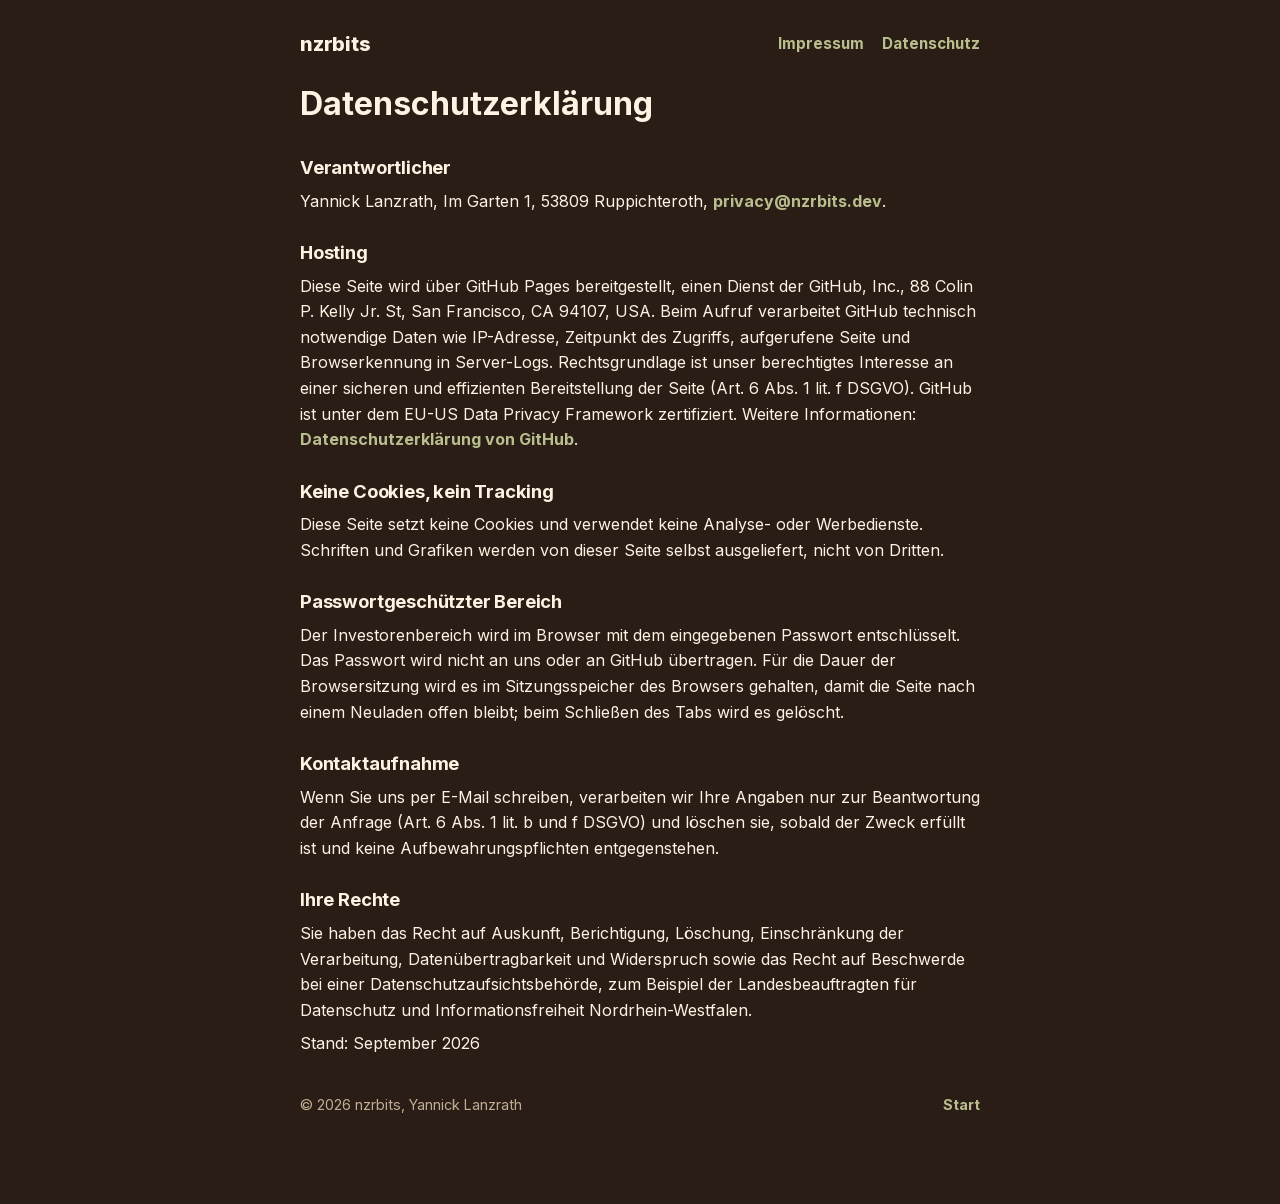
<file: datenschutz.html>
<!doctype html>
<html lang="de"><head><meta charset="utf-8"><meta name="viewport" content="width=device-width, initial-scale=1"><title>Datenschutz – nzrbits</title><meta name="robots" content="noindex"><link rel="icon" href="assets/favicon.svg" type="image/svg+xml">
  <link rel="icon" href="assets/favicon-32.png" sizes="32x32" type="image/png">
  <link rel="apple-touch-icon" href="assets/apple-touch-icon.png">
  <link rel="manifest" href="site.webmanifest">
<style>
    @font-face { font-family: "Inter"; font-weight: 400 800; font-display: swap; src: url("assets/fonts/inter-latin.woff2") format("woff2"); }
            :root {
      --bg: #fcf3e3; --surface: #fdf8ec; --surface-2: #f3e6cf; --line: #e9dbc2; --text: #482d1e; --muted: #7d6350;
      --sage: #6b6e4a; --sage-text: #5f6340; --sage-soft: #dfe1cb; --sage-deep: #3f4229; --terracotta: #ce6946; --sand-soft: #f3e1c6;
      --shadow: 0 8px 24px rgba(72, 45, 30, 0.10); --shadow-soft: 0 2px 10px rgba(72, 45, 30, 0.06); --radius: 22px;
      color-scheme: light;
    }
    @media all { /* cozy brown is the only theme */
      :root { --bg: #2a1d15; --surface: #35271e; --surface-2: #443327; --line: #503c2e; --text: #fcf3e3; --muted: #c3ac94;
        --sage: #9da275; --sage-text: #b9be8e; --sage-soft: #4a4d36; --sage-deep: #cdd2a4; --terracotta: #e07e5e; --sand-soft: #4a3828;
        --shadow: 0 8px 24px rgba(0,0,0,0.35); --shadow-soft: 0 2px 10px rgba(0,0,0,0.25); color-scheme: dark; }
    }
    * { box-sizing: border-box; }
    html { font-size: 100%; }
    body { margin: 0; background: var(--bg); color: var(--text); font: 1rem/1.6 "Inter", -apple-system, BlinkMacSystemFont, "Segoe UI", Roboto, Helvetica, Arial, sans-serif; -webkit-font-smoothing: antialiased; }
    a { color: var(--sage-text); font-weight: 700; text-decoration: none; }
    a:hover { text-decoration: underline; }
    .wrap { max-width: 880px; margin: 0 auto; padding: 0 20px; }
    header { padding: 28px 0 8px; display: flex; align-items: center; justify-content: space-between; gap: 16px; }
    .brand { font-weight: 800; font-size: 1.25rem; letter-spacing: -0.01em; }
    nav a { margin-left: 18px; font-size: 0.95rem; }
    .hero { display: grid; grid-template-columns: 1.2fr 1fr; gap: 28px; align-items: center; padding: 48px 0 36px; }
    .hero h1 { font-size: clamp(2rem, 5.5vw, 3.1rem); line-height: 1.08; margin: 0 0 14px; letter-spacing: -0.015em; }
    .hero p { font-size: 1.15rem; color: var(--muted); margin: 0 0 22px; max-width: 34ch; }
    .mascots { display: flex; justify-content: center; align-items: flex-end; gap: 6px; }
    .mascots img { image-rendering: pixelated; width: min(38vw, 190px); height: auto; }
    .stage { position: relative; display: inline-block; }
    .stage::after { content: ""; position: absolute; left: 50%; bottom: 2%; width: 66%; height: 11%; transform: translateX(-50%); border-radius: 50%; background: radial-gradient(closest-side, rgba(72,45,30,0.30), rgba(72,45,30,0.10) 60%, transparent); z-index: -1; }
    .btn { display: inline-flex; align-items: center; gap: 8px; background: var(--sage); color: #fdf8ec; border-radius: 999px; padding: 12px 20px; font-weight: 800; }
    .btn:hover { text-decoration: none; filter: brightness(1.05); }
    .btn.ghost { background: var(--surface-2); color: var(--text); }
    section { padding: 26px 0; }
    h2 { font-size: 1.4rem; margin: 0 0 14px; letter-spacing: -0.01em; }
    .grid { display: grid; grid-template-columns: 1fr 1fr; gap: 16px; }
    .card { background: var(--surface); border-radius: var(--radius); box-shadow: var(--shadow-soft); padding: 22px; }
    .product { display: grid; grid-template-columns: 96px 1fr; gap: 18px; align-items: center; }
    .product img { image-rendering: pixelated; width: 96px; height: 96px; }
    .product h3 { margin: 0 0 4px; font-size: 1.15rem; }
    .product p { margin: 0 0 8px; color: var(--muted); }
    .badge { display: inline-block; font-size: 0.78rem; font-weight: 800; padding: 4px 10px; border-radius: 999px; background: var(--sand-soft); color: var(--text); }
    .principles { display: grid; grid-template-columns: repeat(auto-fit, minmax(190px, 1fr)); gap: 12px; }
    .principles div { background: var(--surface); border-radius: 16px; padding: 16px; box-shadow: var(--shadow-soft); }
    .principles strong { display: block; margin-bottom: 4px; }
    .principles span { color: var(--muted); font-size: 0.95rem; }
    .about { display: grid; grid-template-columns: 1fr; gap: 10px; }
    .invest { background: var(--sage-soft); color: var(--sage-deep); border-radius: var(--radius); padding: 26px; display: grid; grid-template-columns: 1fr auto; gap: 20px; align-items: center; }
    .invest h2 { margin-bottom: 6px; }
    .invest p { margin: 0; }
    footer { padding: 36px 0 40px; color: var(--muted); font-size: 0.9rem; display: flex; flex-wrap: wrap; gap: 8px 18px; justify-content: space-between; }
    @media (max-width: 720px) {
      .hero { grid-template-columns: 1fr; text-align: center; padding-top: 24px; }
      .hero p { margin-left: auto; margin-right: auto; }
      .mascots { order: -1; }
      .grid { grid-template-columns: 1fr; }
      .invest { grid-template-columns: 1fr; }
      nav a { margin-left: 12px; }
    }
    @media (prefers-reduced-motion: reduce) { .mascots img, .product img { content: none; } }
  </style>
<style>.doc{max-width:720px;margin:0 auto;padding:28px 20px 48px}.doc h1{margin:18px 0 6px}.doc h2{font-size:1.15rem;margin:24px 0 6px}.doc p,.doc li{margin:0 0 8px}</style></head>
<body><div class="doc"><header style="padding:0"><a class="brand" href="index.html" style="color:inherit">nzrbits</a><nav><a href="impressum.html">Impressum</a><a href="datenschutz.html">Datenschutz</a></nav></header>
<h1>Datenschutzerklärung</h1>
<h2>Verantwortlicher</h2>
<p>Yannick Lanzrath, Im Garten 1, 53809 Ruppichteroth, <a href="mailto:privacy@nzrbits.dev">privacy@nzrbits.dev</a>.</p>
<h2>Hosting</h2>
<p>Diese Seite wird über GitHub Pages bereitgestellt, einen Dienst der GitHub, Inc., 88 Colin P. Kelly Jr. St, San Francisco, CA 94107, USA. Beim Aufruf verarbeitet GitHub technisch notwendige Daten wie IP-Adresse, Zeitpunkt des Zugriffs, aufgerufene Seite und Browserkennung in Server-Logs. Rechtsgrundlage ist unser berechtigtes Interesse an einer sicheren und effizienten Bereitstellung der Seite (Art. 6 Abs. 1 lit. f DSGVO). GitHub ist unter dem EU-US Data Privacy Framework zertifiziert. Weitere Informationen: <a href="https://docs.github.com/de/site-policy/privacy-policies/github-general-privacy-statement">Datenschutzerklärung von GitHub</a>.</p>
<h2>Keine Cookies, kein Tracking</h2>
<p>Diese Seite setzt keine Cookies und verwendet keine Analyse- oder Werbedienste. Schriften und Grafiken werden von dieser Seite selbst ausgeliefert, nicht von Dritten.</p>
<h2>Passwortgeschützter Bereich</h2>
<p>Der Investorenbereich wird im Browser mit dem eingegebenen Passwort entschlüsselt. Das Passwort wird nicht an uns oder an GitHub übertragen. Für die Dauer der Browsersitzung wird es im Sitzungsspeicher des Browsers gehalten, damit die Seite nach einem Neuladen offen bleibt; beim Schließen des Tabs wird es gelöscht.</p>
<h2>Kontaktaufnahme</h2>
<p>Wenn Sie uns per E-Mail schreiben, verarbeiten wir Ihre Angaben nur zur Beantwortung der Anfrage (Art. 6 Abs. 1 lit. b und f DSGVO) und löschen sie, sobald der Zweck erfüllt ist und keine Aufbewahrungspflichten entgegenstehen.</p>
<h2>Ihre Rechte</h2>
<p>Sie haben das Recht auf Auskunft, Berichtigung, Löschung, Einschränkung der Verarbeitung, Datenübertragbarkeit und Widerspruch sowie das Recht auf Beschwerde bei einer Datenschutzaufsichtsbehörde, zum Beispiel der Landesbeauftragten für Datenschutz und Informationsfreiheit Nordrhein-Westfalen.</p>
<p class="muted">Stand: September 2026</p>
<footer style="padding-top:28px"><span>&copy; 2026 nzrbits, Yannick Lanzrath</span><span><a href="index.html">Start</a></span></footer></div></body></html>
</file>
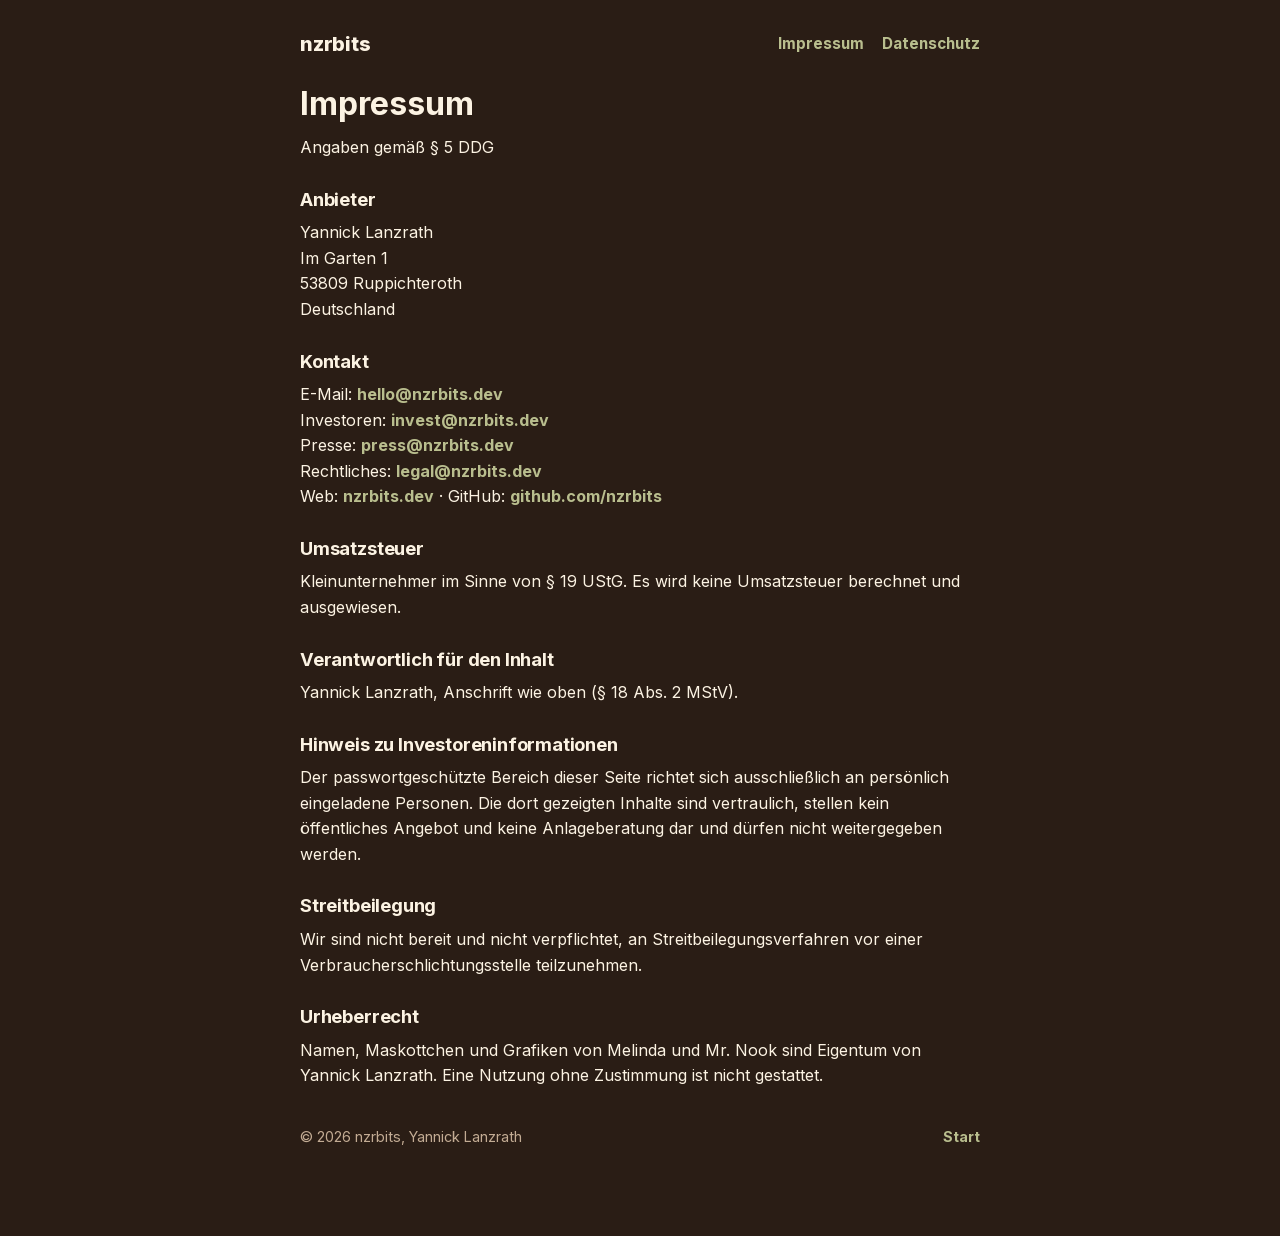
<file: impressum.html>
<!doctype html>
<html lang="de"><head><meta charset="utf-8"><meta name="viewport" content="width=device-width, initial-scale=1"><title>Impressum – nzrbits</title><meta name="robots" content="noindex"><link rel="icon" href="assets/favicon.svg" type="image/svg+xml">
  <link rel="icon" href="assets/favicon-32.png" sizes="32x32" type="image/png">
  <link rel="apple-touch-icon" href="assets/apple-touch-icon.png">
  <link rel="manifest" href="site.webmanifest">
<style>
    @font-face { font-family: "Inter"; font-weight: 400 800; font-display: swap; src: url("assets/fonts/inter-latin.woff2") format("woff2"); }
            :root {
      --bg: #fcf3e3; --surface: #fdf8ec; --surface-2: #f3e6cf; --line: #e9dbc2; --text: #482d1e; --muted: #7d6350;
      --sage: #6b6e4a; --sage-text: #5f6340; --sage-soft: #dfe1cb; --sage-deep: #3f4229; --terracotta: #ce6946; --sand-soft: #f3e1c6;
      --shadow: 0 8px 24px rgba(72, 45, 30, 0.10); --shadow-soft: 0 2px 10px rgba(72, 45, 30, 0.06); --radius: 22px;
      color-scheme: light;
    }
    @media all { /* cozy brown is the only theme */
      :root { --bg: #2a1d15; --surface: #35271e; --surface-2: #443327; --line: #503c2e; --text: #fcf3e3; --muted: #c3ac94;
        --sage: #9da275; --sage-text: #b9be8e; --sage-soft: #4a4d36; --sage-deep: #cdd2a4; --terracotta: #e07e5e; --sand-soft: #4a3828;
        --shadow: 0 8px 24px rgba(0,0,0,0.35); --shadow-soft: 0 2px 10px rgba(0,0,0,0.25); color-scheme: dark; }
    }
    * { box-sizing: border-box; }
    html { font-size: 100%; }
    body { margin: 0; background: var(--bg); color: var(--text); font: 1rem/1.6 "Inter", -apple-system, BlinkMacSystemFont, "Segoe UI", Roboto, Helvetica, Arial, sans-serif; -webkit-font-smoothing: antialiased; }
    a { color: var(--sage-text); font-weight: 700; text-decoration: none; }
    a:hover { text-decoration: underline; }
    .wrap { max-width: 880px; margin: 0 auto; padding: 0 20px; }
    header { padding: 28px 0 8px; display: flex; align-items: center; justify-content: space-between; gap: 16px; }
    .brand { font-weight: 800; font-size: 1.25rem; letter-spacing: -0.01em; }
    nav a { margin-left: 18px; font-size: 0.95rem; }
    .hero { display: grid; grid-template-columns: 1.2fr 1fr; gap: 28px; align-items: center; padding: 48px 0 36px; }
    .hero h1 { font-size: clamp(2rem, 5.5vw, 3.1rem); line-height: 1.08; margin: 0 0 14px; letter-spacing: -0.015em; }
    .hero p { font-size: 1.15rem; color: var(--muted); margin: 0 0 22px; max-width: 34ch; }
    .mascots { display: flex; justify-content: center; align-items: flex-end; gap: 6px; }
    .mascots img { image-rendering: pixelated; width: min(38vw, 190px); height: auto; }
    .stage { position: relative; display: inline-block; }
    .stage::after { content: ""; position: absolute; left: 50%; bottom: 2%; width: 66%; height: 11%; transform: translateX(-50%); border-radius: 50%; background: radial-gradient(closest-side, rgba(72,45,30,0.30), rgba(72,45,30,0.10) 60%, transparent); z-index: -1; }
    .btn { display: inline-flex; align-items: center; gap: 8px; background: var(--sage); color: #fdf8ec; border-radius: 999px; padding: 12px 20px; font-weight: 800; }
    .btn:hover { text-decoration: none; filter: brightness(1.05); }
    .btn.ghost { background: var(--surface-2); color: var(--text); }
    section { padding: 26px 0; }
    h2 { font-size: 1.4rem; margin: 0 0 14px; letter-spacing: -0.01em; }
    .grid { display: grid; grid-template-columns: 1fr 1fr; gap: 16px; }
    .card { background: var(--surface); border-radius: var(--radius); box-shadow: var(--shadow-soft); padding: 22px; }
    .product { display: grid; grid-template-columns: 96px 1fr; gap: 18px; align-items: center; }
    .product img { image-rendering: pixelated; width: 96px; height: 96px; }
    .product h3 { margin: 0 0 4px; font-size: 1.15rem; }
    .product p { margin: 0 0 8px; color: var(--muted); }
    .badge { display: inline-block; font-size: 0.78rem; font-weight: 800; padding: 4px 10px; border-radius: 999px; background: var(--sand-soft); color: var(--text); }
    .principles { display: grid; grid-template-columns: repeat(auto-fit, minmax(190px, 1fr)); gap: 12px; }
    .principles div { background: var(--surface); border-radius: 16px; padding: 16px; box-shadow: var(--shadow-soft); }
    .principles strong { display: block; margin-bottom: 4px; }
    .principles span { color: var(--muted); font-size: 0.95rem; }
    .about { display: grid; grid-template-columns: 1fr; gap: 10px; }
    .invest { background: var(--sage-soft); color: var(--sage-deep); border-radius: var(--radius); padding: 26px; display: grid; grid-template-columns: 1fr auto; gap: 20px; align-items: center; }
    .invest h2 { margin-bottom: 6px; }
    .invest p { margin: 0; }
    footer { padding: 36px 0 40px; color: var(--muted); font-size: 0.9rem; display: flex; flex-wrap: wrap; gap: 8px 18px; justify-content: space-between; }
    @media (max-width: 720px) {
      .hero { grid-template-columns: 1fr; text-align: center; padding-top: 24px; }
      .hero p { margin-left: auto; margin-right: auto; }
      .mascots { order: -1; }
      .grid { grid-template-columns: 1fr; }
      .invest { grid-template-columns: 1fr; }
      nav a { margin-left: 12px; }
    }
    @media (prefers-reduced-motion: reduce) { .mascots img, .product img { content: none; } }
  </style>
<style>.doc{max-width:720px;margin:0 auto;padding:28px 20px 48px}.doc h1{margin:18px 0 6px}.doc h2{font-size:1.15rem;margin:24px 0 6px}.doc p,.doc li{margin:0 0 8px}</style></head>
<body><div class="doc"><header style="padding:0"><a class="brand" href="index.html" style="color:inherit">nzrbits</a><nav><a href="impressum.html">Impressum</a><a href="datenschutz.html">Datenschutz</a></nav></header>
<h1>Impressum</h1>
<p class="muted">Angaben gemäß § 5 DDG</p>
<h2>Anbieter</h2>
<p>Yannick Lanzrath<br>Im Garten 1<br>53809 Ruppichteroth<br>Deutschland</p>
<h2>Kontakt</h2>
<p>E-Mail: <a href="mailto:hello@nzrbits.dev">hello@nzrbits.dev</a><br>Investoren: <a href="mailto:invest@nzrbits.dev">invest@nzrbits.dev</a><br>Presse: <a href="mailto:press@nzrbits.dev">press@nzrbits.dev</a><br>Rechtliches: <a href="mailto:legal@nzrbits.dev">legal@nzrbits.dev</a><br>Web: <a href="https://nzrbits.dev">nzrbits.dev</a> · GitHub: <a href="https://github.com/nzrbits">github.com/nzrbits</a></p>
<h2>Umsatzsteuer</h2>
<p>Kleinunternehmer im Sinne von § 19 UStG. Es wird keine Umsatzsteuer berechnet und ausgewiesen.</p>
<h2>Verantwortlich für den Inhalt</h2>
<p>Yannick Lanzrath, Anschrift wie oben (§ 18 Abs. 2 MStV).</p>
<h2>Hinweis zu Investoreninformationen</h2>
<p>Der passwortgeschützte Bereich dieser Seite richtet sich ausschließlich an persönlich eingeladene Personen. Die dort gezeigten Inhalte sind vertraulich, stellen kein öffentliches Angebot und keine Anlageberatung dar und dürfen nicht weitergegeben werden.</p>
<h2>Streitbeilegung</h2>
<p>Wir sind nicht bereit und nicht verpflichtet, an Streitbeilegungsverfahren vor einer Verbraucherschlichtungsstelle teilzunehmen.</p>
<h2>Urheberrecht</h2>
<p>Namen, Maskottchen und Grafiken von Melinda und Mr. Nook sind Eigentum von Yannick Lanzrath. Eine Nutzung ohne Zustimmung ist nicht gestattet.</p>
<footer style="padding-top:28px"><span>&copy; 2026 nzrbits, Yannick Lanzrath</span><span><a href="index.html">Start</a></span></footer></div></body></html>
</file>
